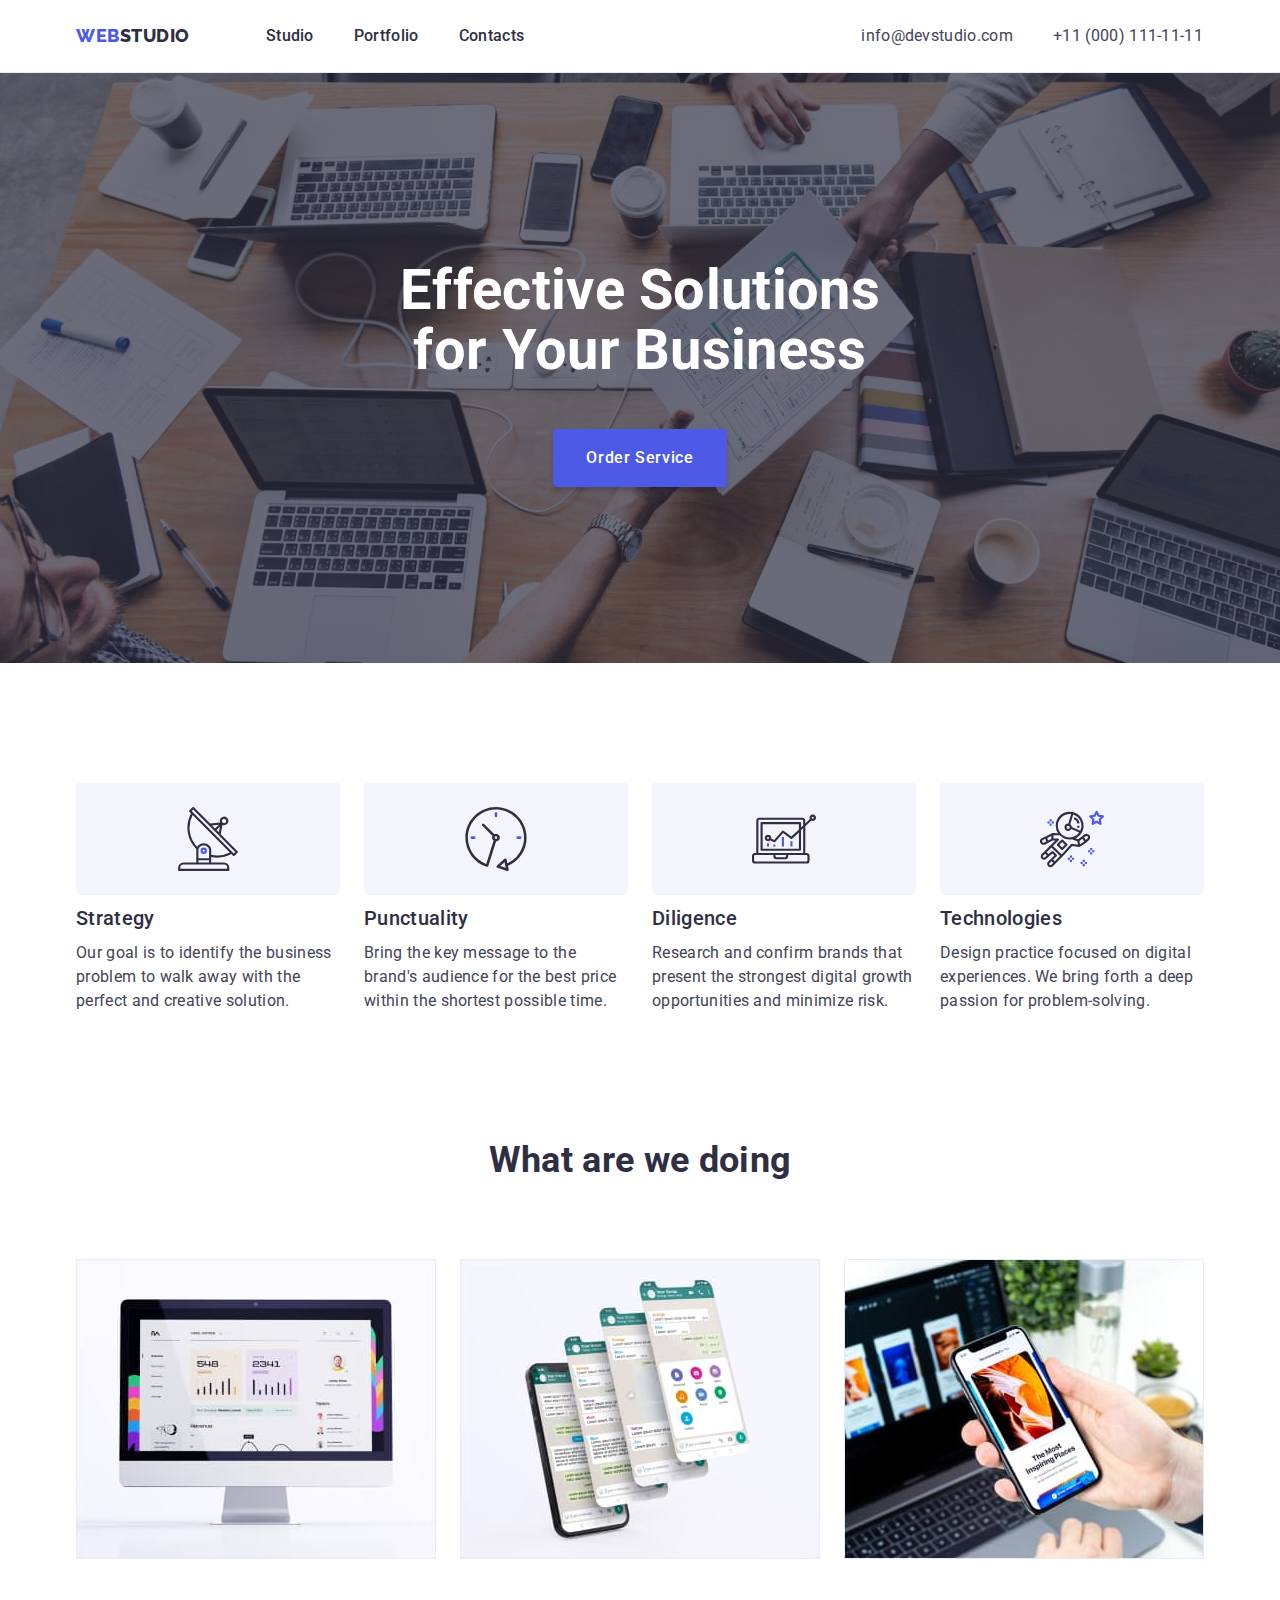
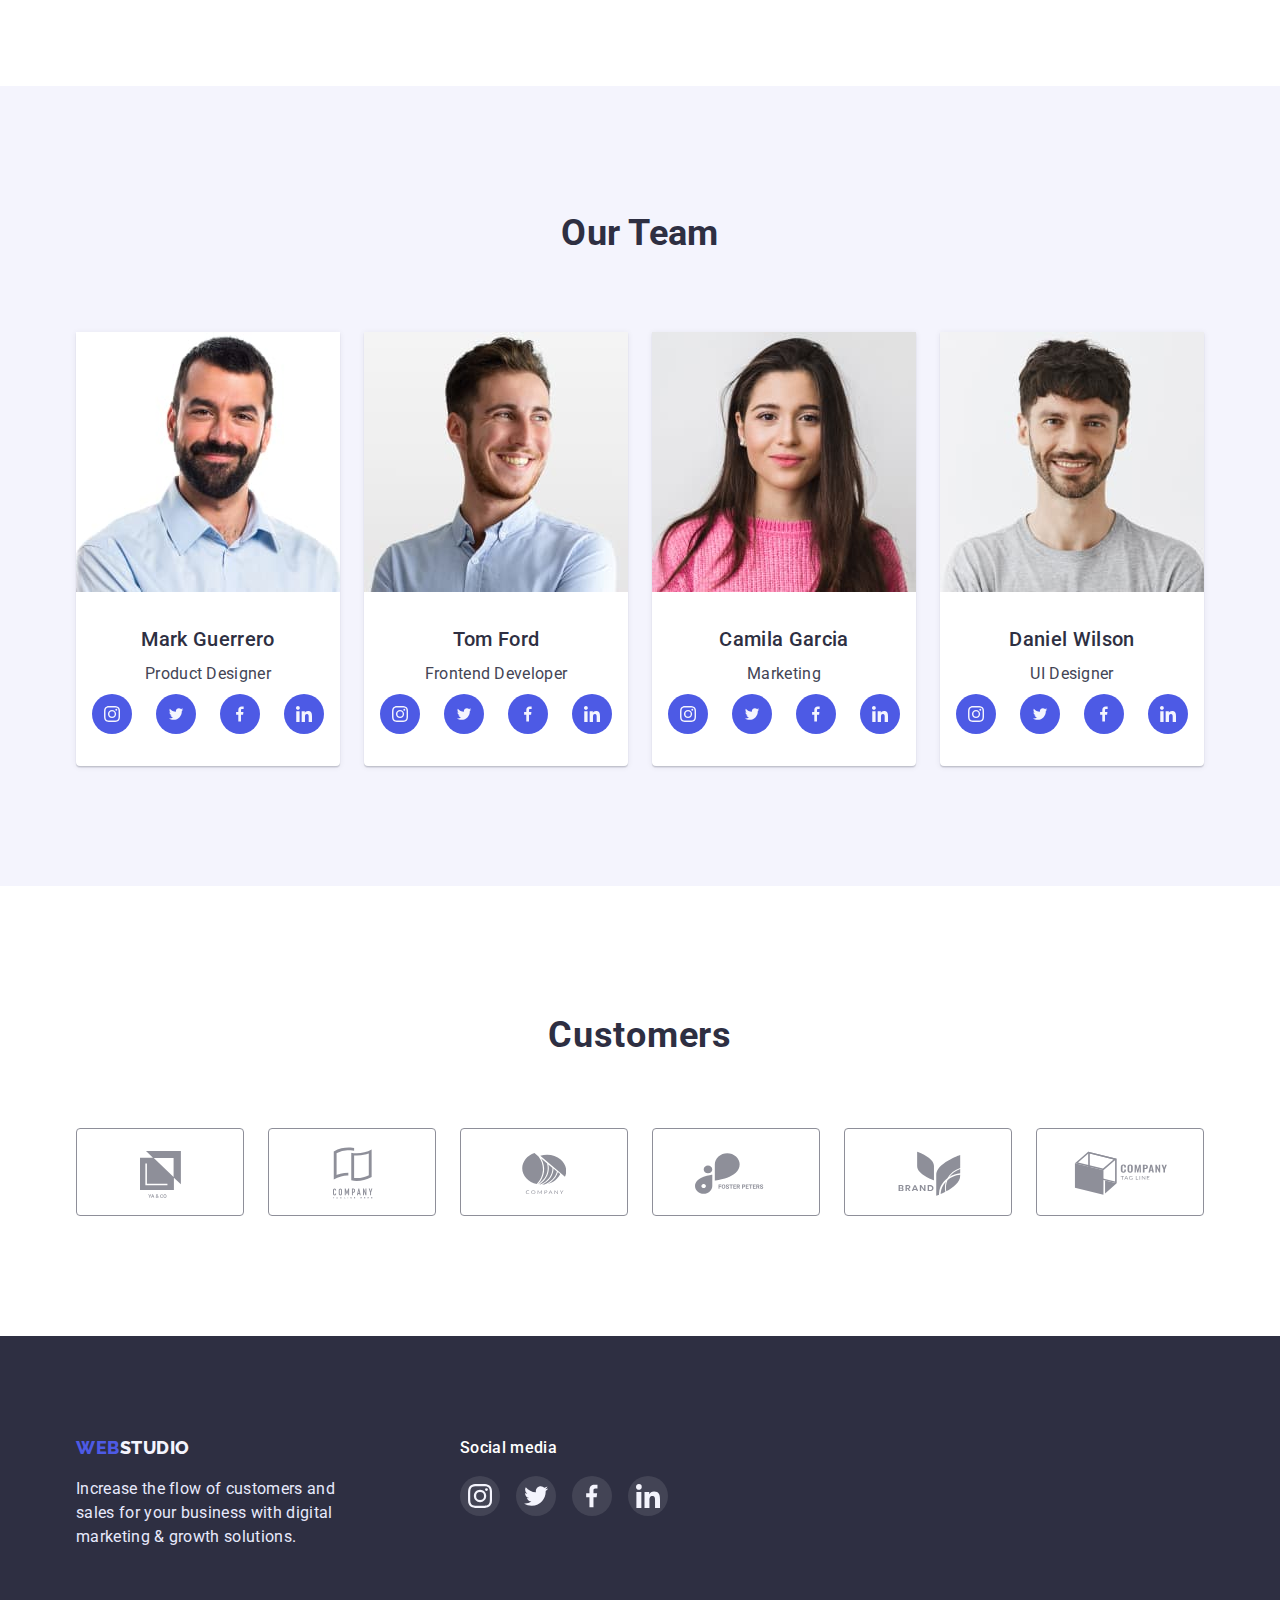
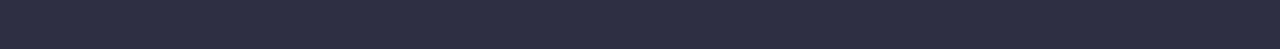
<file: index.html>
<!DOCTYPE html>
<html lang="en">
	<head>
		<meta charset="UTF-8" />
		<meta http-equiv="X-UA-Compatible" content="IE=edge" />
		<meta name="viewport" content="width=device-width, initial-scale=1.0" />
		<link rel="preconnect" href="https://fonts.googleapis.com" />
		<link rel="preconnect" href="https://fonts.gstatic.com" crossorigin />
		<link
			href="https://fonts.googleapis.com/css2?family=Raleway:wght@800&family=Roboto:wght@400;500;700;900&display=swap"
			rel="stylesheet"
		/>
		<link
			rel="stylesheet"
			href="https://cdnjs.cloudflare.com/ajax/libs/modern-normalize/1.1.0/modern-normalize.min.css"
		/>
		<link rel="stylesheet" href="./css/styles.css" />
		<title>Document</title>
	</head>
	<body>
		<header class="page-header">
			<div class="container">
				<div class="flex-logo">
					<nav class="nav">
						<a class="logo top" href="./index.html"><span class="first-logo">WEB</span>STUDIO</a>
						<ul class="nav-menu">
							<li class="menu-list"><a class="nav-link" href="./index.html">Studio</a></li>
							<li class="menu-list"><a class="nav-link" href="./portfolio.html">Portfolio</a></li>
							<li class="menu-list"><a class="nav-link" href="">Contacts</a></li>
						</ul>
					</nav>
					<address>
						<ul class="adress">
							<li class="adress-list">
								<a class="adress-link" href="mailto:info@devstudio.com">info@devstudio.com</a>
							</li>
							<li class="adress-list">
								<a class="adress-link tel" href="tel:+110001111111">+11 (000) 111-11-11</a>
							</li>
						</ul>
					</address>
				</div>
			</div>
		</header>
		<main>
			<!-- Hero block -->
			<section class="hero">
				<div class="container hero-items">
					<h1>Effective Solutions for Your Business</h1>
					<button class="button hero" type="button">Order Service</button>
				</div>
			</section>
			<!-- Our Quality -->
			<section class="quality">
				<div class="container quality">
					<h2>Our Ouality</h2>
					<ul class="quality-list">
						<li class="list-item">
							<div class="icon-quality">
								<svg class="icon antena">
									<use href="./images/icons.svg#icon-antena"></use>
								</svg>
							</div>
							<h3>Strategy</h3>
							<p> Our goal is to identify the business problem to walk away with the perfect and creative solution. </p>
						</li>
						<li class="list-item">
							<div class="icon-quality">
								<svg class="icon">
									<use href="./images/icons.svg#icon-clock"></use>
								</svg>
							</div>
							<h3>Punctuality</h3>
							<p>
								Bring the key message to the brand's audience for the best price within the shortest possible time.
							</p>
						</li>
						<li class="list-item">
							<div class="icon-quality">
								<svg class="icon">
									<use href="./images/icons.svg#icon-diagram"></use>
								</svg>
							</div>
							<h3>Diligence</h3>
							<p>
								Research and confirm brands that present the strongest digital growth opportunities and minimize risk.
							</p>
						</li>
						<li class="list-item">
							<div class="icon-quality">
								<svg class="icon">
									<use href="./images/icons.svg#icon-astronaut"></use>
								</svg>
							</div>
							<h3>Technologies</h3>
							<p>
								Design practice focused on digital experiences. We bring forth a deep passion for problem-solving.
							</p>
						</li>
					</ul>
				</div>
			</section>

			<!-- Gallery -->

			<section class="gallery">
				<div class="gallery container">
					<h2 class="gallery-title">What are we doing</h2>
					<ul class="gallery-list">
						<li class="list-item">
							<img src="./images/img1.jpg" alt="product1" width="360" />
						</li>
						<li class="list-item">
							<img src="./images/img2.jpg" alt="product2" width="360" />
						</li>
						<li class="list-item">
							<img src="./images/img3.jpg" alt="product3" width="360" />
						</li>
					</ul>
				</div>
			</section>
			<!-- Team -->
			<section class="team">
				<div class="team container">
					<h2>Our Team</h2>
					<ul class="team-list">
						<li class="list-number">
							<img class="team-number" src="./images/img4.jpg" alt="Mark Guerrero" width="264" />
							<div class="about-item">
								<h3>Mark Guerrero</h3>
								<p>Product Designer</p>
								<ul class="social">
									<li class="icon-list team-icon">
										<a target="_blank" href="">
											<svg class="social-item instagram" width="16" height="16">
												<use href=".//images/icons.svg#icon-instagram"></use>
											</svg>
										</a>
									</li>
									<li class="icon-list team-icon">
										<a target="_blank" href="">
											<svg class="social-item twitter" width="16" height="16">
												<use href=".//images/icons.svg#icon-twitter"></use>
											</svg>
										</a>
									</li>
									<li class="icon-list team-icon">
										<a target="_blank" href="">
											<svg class="social-item facebook" width="16" height="16">
												<use href=".//images/icons.svg#icon-facebook"></use>
											</svg>
										</a>
									</li>
									<li class="icon-list team-icon">
										<a target="_blank" href="">
											<svg class="social-item linkedin" width="16" height="16">
												<use href=".//images/icons.svg#icon-linkedin"></use>
											</svg>
										</a>
									</li>
								</ul>
							</div>
						</li>
						<li class="list-number">
							<img class="team-number" src="./images/img5.jpg" alt="Tom Ford" width="264" />
							<div class="about-item">
								<h3>Tom Ford</h3>
								<p>Frontend Developer</p>
								<ul class="social">
									<li class="icon-list team-icon">
										<a target="_blank" href="">
											<svg class="social-item instagram" width="16" height="16">
												<use href=".//images/icons.svg#icon-instagram"></use>
											</svg>
										</a>
									</li>
									<li class="icon-list team-icon">
										<a target="_blank" href="">
											<svg class="social-item twitter" width="16" height="16">
												<use href=".//images/icons.svg#icon-twitter"></use>
											</svg>
										</a>
									</li>
									<li class="icon-list team-icon">
										<a target="_blank" href="">
											<svg class="social-item facebook" width="16" height="16">
												<use href=".//images/icons.svg#icon-facebook"></use>
											</svg>
										</a>
									</li>
									<li class="icon-list team-icon">
										<a target="_blank" href="">
											<svg class="social-item linkedin" width="16" height="16">
												<use href=".//images/icons.svg#icon-linkedin"></use>
											</svg>
										</a>
									</li>
								</ul>
							</div>
						</li>
						<li class="list-number">
							<img class="team-number" src="./images/img6.jpg" alt="Camila Garcia" width="264" />
							<div class="about-item">
								<h3>Camila Garcia</h3>
								<p>Marketing</p>
								<ul class="social">
									<li class="icon-list team-icon">
										<a target="_blank" href="">
											<svg class="social-item instagram" width="16" height="16">
												<use href=".//images/icons.svg#icon-instagram"></use>
											</svg>
										</a>
									</li>
									<li class="icon-list team-icon">
										<a target="_blank" href="">
											<svg class="social-item twitter" width="16" height="16">
												<use href=".//images/icons.svg#icon-twitter"></use>
											</svg>
										</a>
									</li>
									<li class="icon-list team-icon">
										<a target="_blank" href="">
											<svg class="social-item facebook" width="16" height="16">
												<use href=".//images/icons.svg#icon-facebook"></use>
											</svg>
										</a>
									</li>
									<li class="icon-list team-icon">
										<a target="_blank" href="">
											<svg class="social-item linkedin" width="16" height="16">
												<use href=".//images/icons.svg#icon-linkedin"></use>
											</svg>
										</a>
									</li>
								</ul>
							</div>
						</li>
						<li class="list-number">
							<img class="team-number" src="./images/img7.jpg" alt="Daniel Wilson" width="264" />
							<div class="about-item">
								<h3>Daniel Wilson</h3>
								<p>UI Designer</p>
								<ul class="social">
									<li class="icon-list team-icon">
										<a target="_blank" href="">
											<svg class="social-item instagram" width="16" height="16">
												<use href=".//images/icons.svg#icon-instagram"></use>
											</svg>
										</a>
									</li>
									<li class="icon-list team-icon">
										<a target="_blank" href="">
											<svg class="social-item twitter" width="16" height="16">
												<use href=".//images/icons.svg#icon-twitter"></use>
											</svg>
										</a>
									</li>
									<li class="icon-list team-icon">
										<a target="_blank" href="">
											<svg class="social-item facebook" width="16" height="16">
												<use href=".//images/icons.svg#icon-facebook"></use>
											</svg>
										</a>
									</li>
									<li class="icon-list team-icon">
										<a target="_blank" href="">
											<svg class="social-item linkedin" width="16" height="16">
												<use href=".//images/icons.svg#icon-linkedin"></use>
											</svg>
										</a>
									</li>
								</ul>
							</div>
						</li>
					</ul>
				</div>
			</section>
			<section class="customers">
				<div class="customers container">
					<h2>Customers</h2>
					<ul class="customers-list">
						<li class="customers-item group-1">
							<a href="">
								<svg class="customers-icon group-1">
									<use href="./images/icons.svg#icon-group-1"></use>
								</svg>
							</a>
						</li>
						<li class="customers-item group-2">
							<a href="">
								<svg class="customers-icon group-2">
									<use href="./images/icons.svg#icon-group-2"></use>
								</svg>
							</a>
						</li>
						<li class="customers-item group-3">
							<a href="">
								<svg class="customers-icon group-3">
									<use href="./images/icons.svg#icon-group-3"></use>
								</svg>
							</a>
						</li>
						<li class="customers-item group-4">
							<a href="">
								<svg class="customers-icon group-4">
									<use href="./images/icons.svg#icon-group-4"></use>
								</svg>
							</a>
						</li>
						<li class="customers-item group-5">
							<a class="" href="">
								<svg class="customers-icon group-5">
									<use href="./images/icons.svg#icon-group-5"></use>
								</svg>
							</a>
						</li>
						<li class="customers-item group-6">
							<a href="">
								<svg class="customers-icon group-6">
									<use href="./images/icons.svg#icon-group-6"></use>
								</svg>
							</a>
						</li>
					</ul>
				</div>
			</section>
		</main>
		<footer class="footer-page">
			<div class="container footer">
				<div class="about-footer">
					<a class="logo logo-footer" href="./index.html"
						><span class="first-logo">WEB</span><span class="logo-footer">STUDIO</span></a
					>
					<p class="about">
						Increase the flow of customers and sales for your business with digital marketing & growth solutions.
					</p>
				</div>
				<div class="footer-social">
					<p class="social-text">Social media</p>
					<ul class="social-footer">
						<li class="icon-list-footer">
							<a target="_blank" href="">
								<svg class="social-item-instagram" width="24" height="24">
									<use href=".//images/icons.svg#icon-instagram"></use>
								</svg>
							</a>
						</li>
						<li class="icon-list-footer">
							<a target="_blank" href="">
								<svg class="social-item-twitter" width="24" height="24">
									<use href=".//images/icons.svg#icon-twitter"></use>
								</svg>
							</a>
						</li>
						<li class="icon-list-footer">
							<a target="_blank" href="">
								<svg class="social-item-facebook" width="24" height="24">
									<use href=".//images/icons.svg#icon-facebook"></use>
								</svg>
							</a>
						</li>
						<li class="icon-list-footer">
							<a target="_blank" href="">
								<svg class="social-item-linkedin" width="24" height="24">
									<use href=".//images/icons.svg#icon-linkedin"></use>
								</svg>
							</a>
						</li>
					</ul>
				</div>
			</div>
		</footer>
	</body>
</html>
</file>
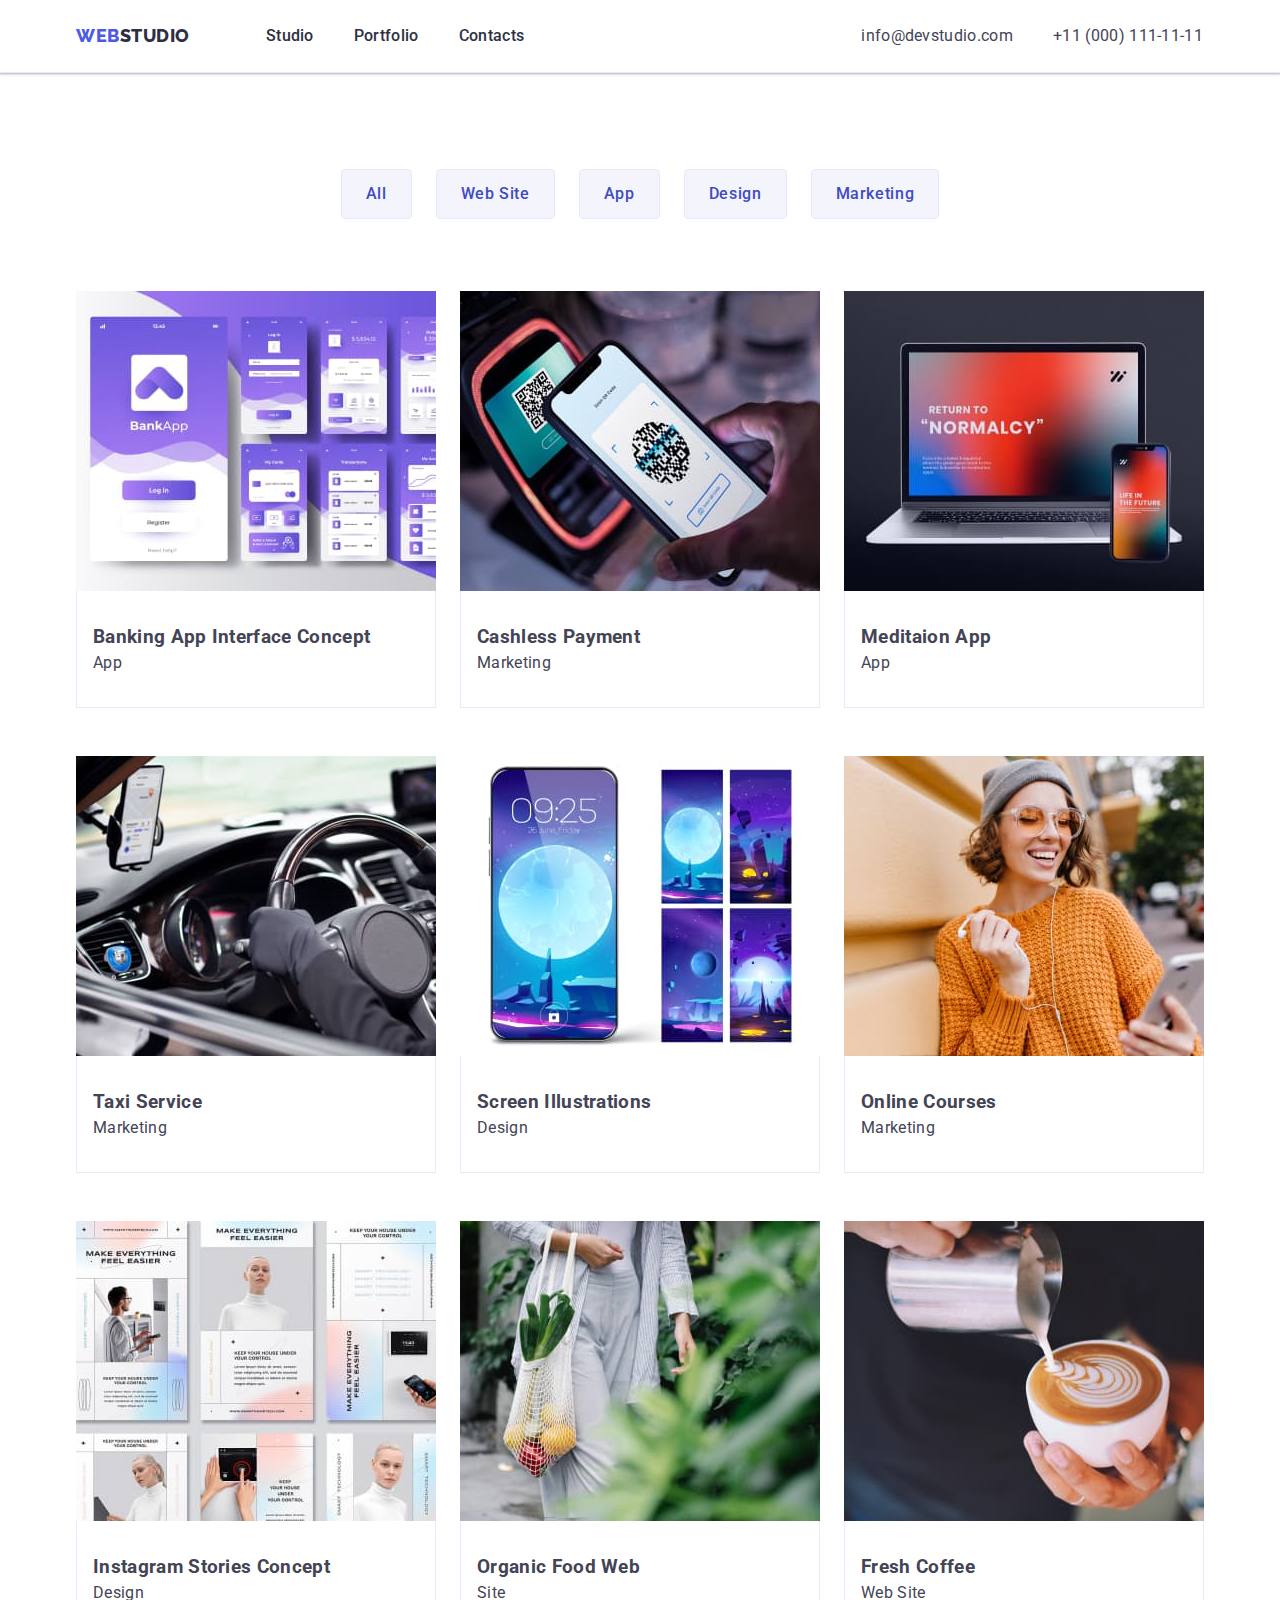
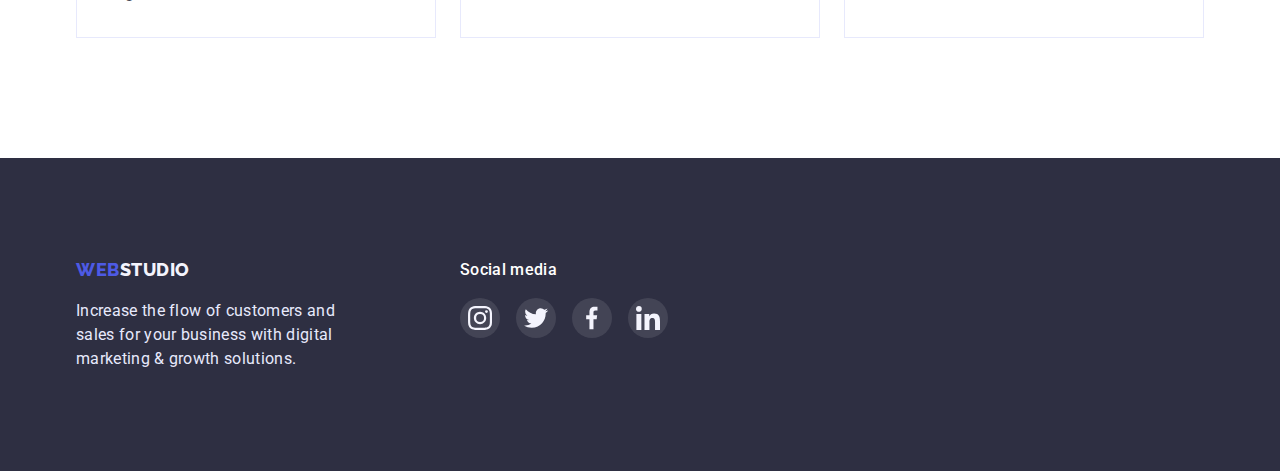
<file: portfolio.html>
<!DOCTYPE html>
<html lang="en">
	<head>
		<meta charset="UTF-8" />
		<meta http-equiv="X-UA-Compatible" content="IE=edge" />
		<meta name="viewport" content="width=device-width, initial-scale=1.0" />
		<link rel="preconnect" href="https://fonts.googleapis.com" />
		<link rel="preconnect" href="https://fonts.gstatic.com" crossorigin />
		<link
			href="https://fonts.googleapis.com/css2?family=Raleway:wght@800&family=Roboto:wght@400;500;700;900&display=swap"
			rel="stylesheet"
		/>
		<link
			rel="stylesheet"
			href="https://cdnjs.cloudflare.com/ajax/libs/modern-normalize/1.1.0/modern-normalize.min.css"
		/>
		<link rel="stylesheet" href="./css/styles.css" />
		<title>Document</title>
	</head>
	<body>
		<header class="page-header">
			<div class="container">
				<div class="flex-logo">
					<nav class="nav">
						<a class="logo top" href="./index.html"><span class="first-logo">WEB</span>STUDIO</a>
						<ul class="nav-menu">
							<li class="menu-list"><a class="nav-link" href="./index.html">Studio</a></li>
							<li class="menu-list"><a class="nav-link" href="./portfolio.html">Portfolio</a></li>
							<li class="menu-list"><a class="nav-link" href="">Contacts</a></li>
						</ul>
					</nav>
					<address>
						<ul class="adress">
							<li class="adress-list">
								<a class="adress-link" href="mailto:info@devstudio.com">info@devstudio.com</a>
							</li>
							<li class="adress-list">
								<a class="adress-link tel" href="tel:+110001111111">+11 (000) 111-11-11</a>
							</li>
						</ul>
					</address>
				</div>
			</div>
		</header>
		<main>
			<!-- Filters -->
			<section class="project">
				<div class="container project">
					<h1 class="project-title">Here H1</h1>
					<ul class="filter-list">
						<li class="list-button"><button class="button filter-button" type="button">All</button></li>
						<li class="list-button"><button class="button filter-button" type="button">Web Site</button></li>
						<li class="list-button"><button class="button filter-button" type="button">App</button></li>
						<li class="list-button"><button class="button filter-button" type="button">Design</button></li>
						<li class="list-button"><button class="button filter-button" type="button">Marketing</button></li>
					</ul>
					<h2 class="project-title">Projects</h2>
					<ul class="project-list">
						<li class="project-item">
							<img src="./images/galery1.jpg" alt="Banking App Interface" width="300" />
							<div class="about-item"><h3>Banking App Interface Concept</h3> <p>App</p></div>
						</li>
						<li class="project-item">
							<img src="./images/galery2.jpg" alt="Cashless Payment Marketing" width="300" />
							<div class="about-item">
								<h3>Cashless Payment</h3>
								<p>Marketing</p></div
							>
						</li>
						<li class="project-item">
							<img src="./images/galery3.jpg" alt="Meditaion App" width="300" />
							<div class="about-item"
								><h3>Meditaion App</h3>
								<p>App</p>
							</div>
						</li>
						<li class="project-item">
							<img src="./images/galery4.jpg" alt="Taxi Service" width="300" />
							<div class="about-item"
								><h3>Taxi Service</h3>
								<p>Marketing</p>
							</div>
						</li>
						<li class="project-item">
							<img src="./images/galery5.jpg" alt="Screen Illustrations" width="300" />
							<div class="about-item"
								><h3>Screen Illustrations</h3>
								<p>Design</p>
							</div>
						</li>
						<li class="project-item">
							<img src="./images/galery6.jpg" alt="Online Courses" width="300" />
							<div class="about-item"
								><h3>Online Courses</h3>
								<p>Marketing</p>
							</div>
						</li>
						<li class="project-item">
							<img src="./images/galery7.jpg" alt="Instagram Stories" width="300" />
							<div class="about-item"
								><h3>Instagram Stories Concept</h3>
								<p>Design</p>
							</div>
						</li>
						<li class="project-item">
							<img src="./images/galery8.jpg" alt="Organic Food" width="300" />
							<div class="about-item"
								><h3>Organic Food Web</h3>
								<p>Site</p>
							</div>
						</li>
						<li class="project-item">
							<img src="./images/galery9.jpg" alt="Fresh Coffee" width="300" />
							<div class="about-item"
								><h3>Fresh Coffee</h3>
								<p>Web Site</p>
							</div>
						</li>
					</ul>
				</div>
			</section>
		</main>
		<footer class="footer-page">
			<div class="container footer">
				<div class="about-footer">
					<a class="logo logo-footer" href="./index.html"
						><span class="first-logo">WEB</span><span class="logo-footer">STUDIO</span></a
					>
					<p class="about">
						Increase the flow of customers and sales for your business with digital marketing & growth solutions.
					</p>
				</div>
				<div class="footer-social">
					<p class="social-text">Social media</p>
					<ul class="social-footer">
						<li class="icon-list-footer">
							<a target="_blank" href="">
								<svg class="social-item-instagram" width="24" height="24">
									<use href=".//images/icons.svg#icon-instagram"></use>
								</svg>
							</a>
						</li>
						<li class="icon-list-footer">
							<a target="_blank" href="">
								<svg class="social-item-twitter" width="24" height="24">
									<use href=".//images/icons.svg#icon-twitter"></use>
								</svg>
							</a>
						</li>
						<li class="icon-list-footer">
							<a target="_blank" href="">
								<svg class="social-item-facebook" width="24" height="24">
									<use href=".//images/icons.svg#icon-facebook"></use>
								</svg>
							</a>
						</li>
						<li class="icon-list-footer">
							<a target="_blank" href="">
								<svg class="social-item-linkedin" width="24" height="24">
									<use href=".//images/icons.svg#icon-linkedin"></use>
								</svg>
							</a>
						</li>
					</ul>
				</div>
			</div>
		</footer>
	</body>
</html>
</file>
<file: css/styles.css>
/* Обнуление */
ul,
p,
h1,
h2,
h3 {
	margin: 0;
	padding: 0;
}
*,
*:before,
*:after {
	-moz-box-sizing: border-box;
	-webkit-box-sizing: border-box;
	box-sizing: border-box;
}
* li {
	list-style-type: none;
}

:root {
	--primary-brand: #4d5ae5;
	/*IRIS* CTAs Focused Active states Links */
	--pressed-state: #404bbf;
	/*OCEAN* CTAs */
	--dark-text-state: #2e2f42;
	/*NAVY-BLUE* Overlays Shadows Headings */
	--success: #31d0aa;
	/*GREEN* Valid fields Success messages */
	--text: #434455;
	/*SLATE* Body text */
	--subtle-Text: #8e8f99;
	/*LIGHT-SLATE* Helper text Deemphasized text */
	--accent: #e7e9fc;
	/*CORNFLOWER* Accent color Hairlines Subtle backgrounds */
	--light: #f4f4fd;
	/*CLOUD* Light mode backgrounds Light mode Dialogs/alerts */
	--Modaloverlay: rgba(46, 47, 66, 0.4);
	/*NAVY-BLUE-MODAL* Overlay */
	--Herobackground: rgba(46, 47, 66, 0.7);
	/*GREY* Hero image background */
}

body {
	background-color: #ffffff;
	font-family: "Roboto", sans-serif;
	font-weight: 400;
	font-size: 16px;
	line-height: 1.5;
	letter-spacing: 0.02em;
	color: var(--text);
	text-align: left;
}

/* Header */
.logo {
	font-family: "Raleway";
	font-weight: 800;
	font-size: 18px;
	letter-spacing: 0.03em;
	line-height: 1.33;
	color: var(--dark-text-state);
	text-decoration: none;
}

.container {
	width: 1158px;
	padding-left: 15px;
	padding-right: 15px;
	margin-left: auto;
	margin-right: auto;
}

.flex-logo {
	display: flex;
	justify-content: space-between;
}

.page-header {
	display: flex;
	justify-content: space-between;
	border-bottom: 1px solid var(--accent);
	box-shadow: 0px 2px 1px rgba(46, 47, 66, 0.08), 0px 1px 1px rgba(46, 47, 66, 0.16), 0px 1px 6px rgba(46, 47, 66, 0.08);
}

.logo.top {
	display: block;

	margin-right: 76px;

	padding-top: 24px;
	padding-bottom: 24px;
}

.nav {
	display: flex;
}

/* Тег который покрашен синим */
.first-logo {
	color: var(--primary-brand);
}

/* Навигация */

.nav-menu {
	font-weight: 500;
	display: flex;
}

.nav-menu .menu-list + .menu-list {
	margin-left: 40px;
}
.nav .nav-menu .menu-list .nav-link {
	text-decoration: none;
	color: var(--dark-text-state);
	padding-top: 24px;
	padding-bottom: 24px;

	display: block;
}

.page-header .container .flex-logo .nav .nav-menu .menu-list .nav-link:active,
.page-header .container .flex-logo .nav .nav-menu .menu-list .nav-link:focus,
.page-header .container .flex-logo .nav .nav-menu .menu-list .nav-link:hover {
	color: var(--pressed-state);
}

/* Адрес */

address {
	font-style: normal;
}

.adress {
	display: flex;
}

.adress .adress-list .adress-link.tel {
	min-width: 153px;
}

.adress .adress-list .adress-link.tel {
	min-width: 151px;
}

.adress .adress-list + .adress-list {
	margin-left: 40px;
}

.adress .adress-list .adress-link {
	display: block;

	padding-top: 24px;
	padding-bottom: 24px;
}

.adress-link {
	text-decoration: none;
	color: var(--text);
}

.adress-link:active,
.adress-link:focus,
.adress-link:hover {
	color: var(--pressed-state);
}

/* Main Index */

/* Hero section */

.hero {
	text-align: center;
	padding-top: 188px;
	padding-bottom: 188px;
}

section.hero {
	max-width: 1440px;
	max-height: 590px;
	margin-left: auto;
	margin-right: auto;
	background-position: center;
	background-repeat: no-repeat;
	background: linear-gradient(rgba(46, 47, 66, 0.7), rgba(46, 47, 66, 0.7)), url(../images/hero-background.jpg);
}

.hero h1 {
	font-weight: 700;
	font-size: 56px;
	line-height: 1.07;
	color: #ffffff;

	width: 494px;
	margin-left: auto;
	margin-right: auto;
}

/* Styles Button */

.button {
	cursor: pointer;

	border-radius: 4px;
	border: 1px solid transparent;
}

.button.hero {
	background-color: var(--primary-brand);
	color: #ffffff;

	padding: 16px 32px 16px 32px;

	margin-top: 48px;

	font-family: "Roboto";
	font-style: normal;
	font-weight: 500;
	font-size: 16px;
	line-height: 1.5;
	letter-spacing: 0.04em;

	box-shadow: 0px 4px 4px rgba(0, 0, 0, 0.15);
	border-radius: 4px;
}

.button.hero:hover,
.button.hero:active,
.button.hero:focus {
	background-color: var(--pressed-state);
	color: #ffffff;
	box-shadow: 0px 4px 4px rgba(0, 0, 0, 0.15);
	border-radius: 4px;
}

/* Quality section */

section.quality {
	padding-top: 120px;
	padding-bottom: 60px;
}

.icon {
	width: 64px;
	height: 64px;
}

.icon-quality {
	display: flex;
	justify-content: center;
	align-items: center;
}

.quality-list {
	display: flex;
	justify-content: space-around;
	gap: 24px;
}

.quality-list .list-item {
	width: 25%;
}

div.icon-quality {
	background-color: var(--light);
	text-align: center;

	height: 112px;

	border-radius: 4px;
}

.quality h2 {
	display: none;
	font-weight: 700;
	font-size: 36px;
	color: var(--dark-text-state);
}

.quality h3 {
	font-weight: 500;
	font-size: 20px;
	color: var(--dark-text-state);
	margin-top: 8px;
}

.quality p {
	margin-top: 8px;
}

/* Gallery section */

section.gallery {
	padding-top: 60px;
	padding-bottom: 120px;
}

h2.gallery-title {
	font-weight: 700;
	font-size: 36px;
	color: var(--dark-text-state);
	text-align: center;
	margin-bottom: 72px;
}

.gallery-list {
	display: flex;
	flex-wrap: wrap;
}

.gallery-list > .list-item {
	width: 360px;
	margin-right: 24px;
}
.gallery-list > .list-item:nth-child(3n) {
	margin-right: 0;
}

/* .gallery-list > .list-item:nth-last-child(-n + 3) {
} */

/* Team-Section */

section.team {
	background-color: var(--light);
	padding-bottom: 120px;
	padding-top: 120px;
}

.team h2 {
	font-weight: 700;
	font-size: 36px;
	color: var(--dark-text-state);
	text-align: center;

	margin-bottom: 72px;
}

.team-list {
	display: flex;
	flex-wrap: wrap;
	text-align: center;
}

.team .team-list .list-number {
	background-color: #ffffff;
	margin-right: 24px;
	box-shadow: 0px 1px 6px rgba(46, 47, 66, 0.08), 0px 1px 1px rgba(46, 47, 66, 0.16), 0px 2px 1px rgba(46, 47, 66, 0.08);
	border-radius: 0px 0px 4px 4px;
}

.team .team-list .list-number:nth-child(4n) {
	margin-right: 0;
}

.team .team-list .list-number h3 {
	font-weight: 500;
	font-size: 20px;
	color: var(--dark-text-state);
	text-align: center;
}

.team .team-list .list-number p {
	margin-top: 8px;
}

.team .team-list .list-number .about-item {
	padding-top: 32px;
	padding-bottom: 32px;
}

.team .team-list .list-number .team-number {
	display: block;
}

.social {
	display: flex;
	gap: 24px;
	justify-content: center;

	margin-top: 8px;
}

svg.social-item {
	width: 16px;
	height: 16px;

	fill: var(--light);
}

svg.twitter {
	padding-top: 2px;
	padding-bottom: 2px;
}

svg.facebook {
	padding-left: 4px;
	padding-right: 4px;
}

li.icon-list a {
	display: flex;
	justify-content: center;
	align-items: center;

	border-radius: 50%;

	width: 40px;
	height: 40px;
	background-color: var(--primary-brand);
}

li.icon-list a:hover,
li.icon-list a:focus,
li.icon-list a:active {
	background-color: var(--pressed-state);
}

/* Customers */

section.customers {
	padding-top: 130px;
	padding-bottom: 120px;
}

section.customers h2 {
	font-style: normal;
	font-weight: 700;
	font-size: 36px;
	line-height: 1.11;
	text-align: center;
	letter-spacing: 0.02em;
	color: var(--dark-text-state);
}

.customers-list {
	display: flex;
	gap: 24px;

	margin-top: 72px;
}

svg.customers-icon.group-1 {
	padding: 7px 31px 2px 32px;
}

svg.customers-icon.group-2 {
	padding: 3px 31px 1px 33px;
}

svg.customers-icon.group-3 {
	padding: 9px 30px 6px 30px;
}

svg.customers-icon.group-4 {
	padding: 9px 9px 6px 11px;
}

svg.customers-icon.group-5 {
	padding: 7px 19px 4px 22px;
}

svg.customers-icon.group-6 {
	padding: 7px 4px 5px 6px;
}

svg.customers-icon {
	width: 104px;
	height: 56px;
	fill: currentColor;
}

.customers-list .customers-item a {
	display: flex;
	align-items: center;
	justify-content: center;

	width: 168px;
	height: 88px;
	color: var(--subtle-Text);
	border: 1px solid currentColor;
	border-radius: 4px;
	color: var(--subtle-Text);
}

.customers-list .customers-item a:hover {
	color: var(--pressed-state);
}

.customers-list .customers-item a:focus {
	color: var(--pressed-state);
}

.customers-list .customers-item a:active {
	color: var(--pressed-state);
}

/* Main (Portfolio) */

/* Section Filter */

/* .project {} */
section.project {
	padding-top: 96px;
	padding-bottom: 120px;
}
h1.project-title {
	display: none;
}

h2.project-title {
	display: none;
}
/* 1158 */

.project-list {
	display: flex;
	flex-wrap: wrap;
}

.project-item img {
	width: 360px;
}

.project-item {
	width: 360px;
	margin-right: 24px;
	margin-bottom: 48px;
}

.project-item:hover {
	box-shadow: 0px 1px 6px rgba(46, 47, 66, 0.08), 0px 1px 1px rgba(46, 47, 66, 0.16), 0px 2px 1px rgba(46, 47, 66, 0.08);
}

.project-item:nth-child(3n) {
	margin-right: 0;
}

.project-item:nth-last-child(-n + 3) {
	margin-bottom: 0;
}

.project-item > h3 {
	font-weight: 500;
	font-size: 20px;
	line-height: 1.2;
	letter-spacing: 0.02em;
	color: var(--dark-text-state);
}

.project .project-list .project-item .about-item {
	padding-top: 32px;
	padding-bottom: 32px;
	padding-left: 16px;
	border: 1px solid var(--accent);
	border-top: none;
}

.project .project-list .project-item img {
	display: block;
}

.filter-list {
	display: flex;
	justify-content: center;
	margin-bottom: 72px;
}

.button.filter-button {
	background-color: var(--light);
	color: var(--pressed-state);

	padding: 12px 24px;

	font-family: "Roboto";
	font-style: normal;
	font-weight: 500;
	font-size: 16px;
	line-height: 1.5;
	letter-spacing: 0.04em;

	border: 1px solid #e7e9fc;

	border-radius: 4px;
}

.list-button {
	margin-right: 24px;
}

.list-button:nth-last-child(1) {
	margin-right: 0;
}

.button.filter-button:active,
.button.filter-button:focus,
.button.filter-button:hover {
	color: #ffffff;
	border: 1px solid var(--primary-brand);
	background-color: var(--primary-brand);
	box-shadow: 0px 4px 4px rgba(0, 0, 0, 0.15);
	border-radius: 4px;
}

/* FOOTER */

.container.footer {
	display: flex;
}

.footer-page {
	background-color: var(--dark-text-state);
	padding-top: 100px;
	padding-bottom: 100px;
}

.about {
	width: 264px;
	color: var(--accent);
	margin-top: 16px;
}

.logo.logo-footer {
	display: inline-block;
	color: var(--light);
	text-decoration: none;
}

div.about-footer {
	margin-right: 120px;
}

.social-text {
	margin-bottom: 16px;

	font-weight: 500;

	color: #ffffff;
}

.social-footer {
	display: flex;
	gap: 16px;
	justify-content: center;
}

.icon-list-footer svg {
	width: 24px;
	height: 24px;
	fill: var(--light);
}

.icon-list-footer a {
	display: flex;
	justify-content: center;
	align-items: center;

	border-radius: 50%;

	width: 40px;
	height: 40px;
	background: rgba(255, 255, 255, 0.1);
}

svg.social-item-facebook {
	padding: 0 6px 0 6px;
}

svg.social-item-twitter {
	padding: 2px 0 2px 0;
}

.icon-list-footer a:hover,
.icon-list-footer a:focus,
.icon-list-footer a:active {
	background: var(--success);
}
</file>
